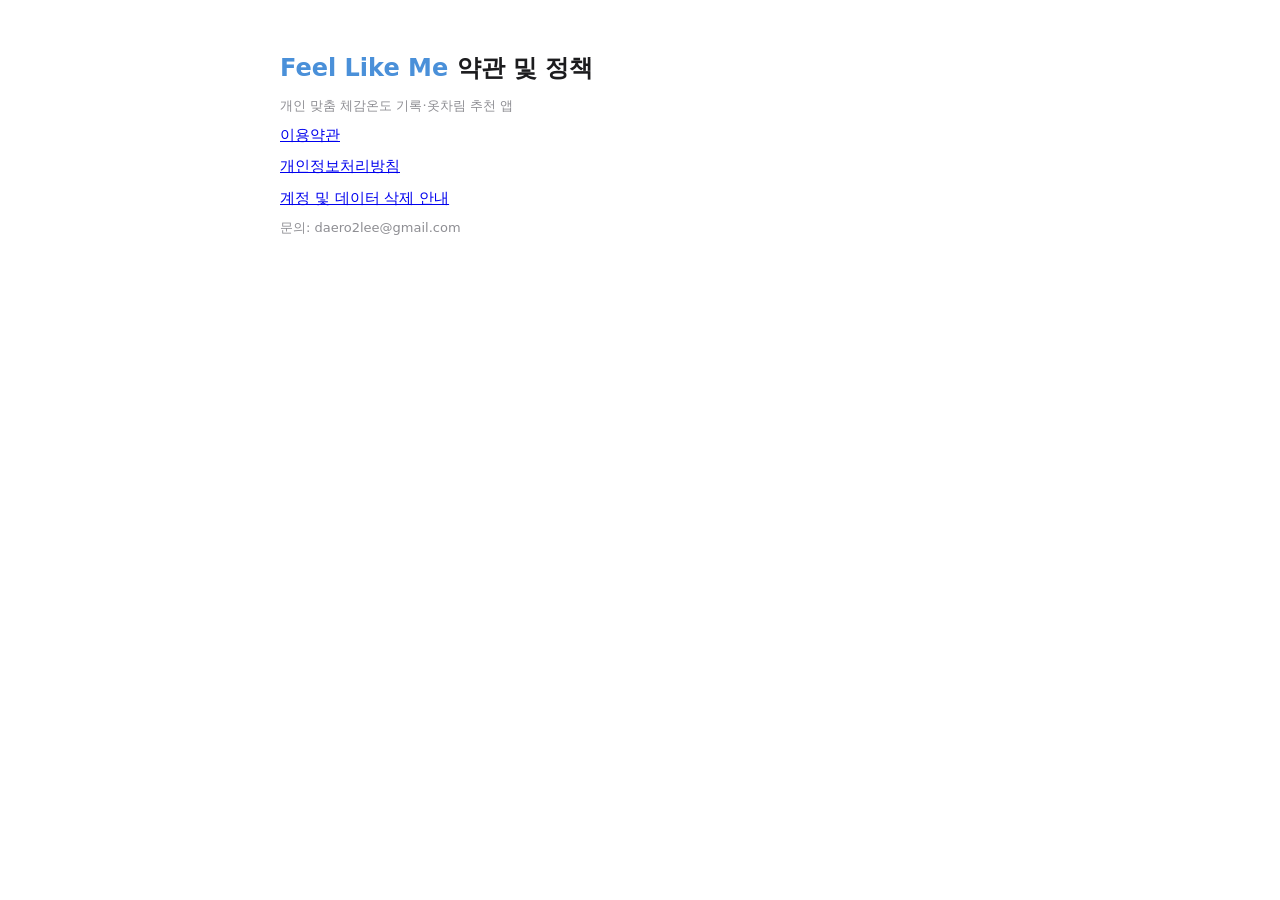
<file: index.html>
<!doctype html>
<html lang="ko">
<head>
<meta charset="utf-8"><meta name="viewport" content="width=device-width, initial-scale=1">
<title>Feel Like Me — 약관 및 정책</title>
<link rel="stylesheet" href="style.css">
</head>
<body>
<h1><span class="brand">Feel Like Me</span> 약관 및 정책</h1>
<p class="meta">개인 맞춤 체감온도 기록·옷차림 추천 앱</p>
<nav>
  <p><a href="terms.html">이용약관</a></p>
  <p><a href="privacy.html">개인정보처리방침</a></p>
  <p><a href="account-deletion.html">계정 및 데이터 삭제 안내</a></p>
</nav>
<p class="meta">문의: daero2lee@gmail.com</p>
</body>
</html>
</file>
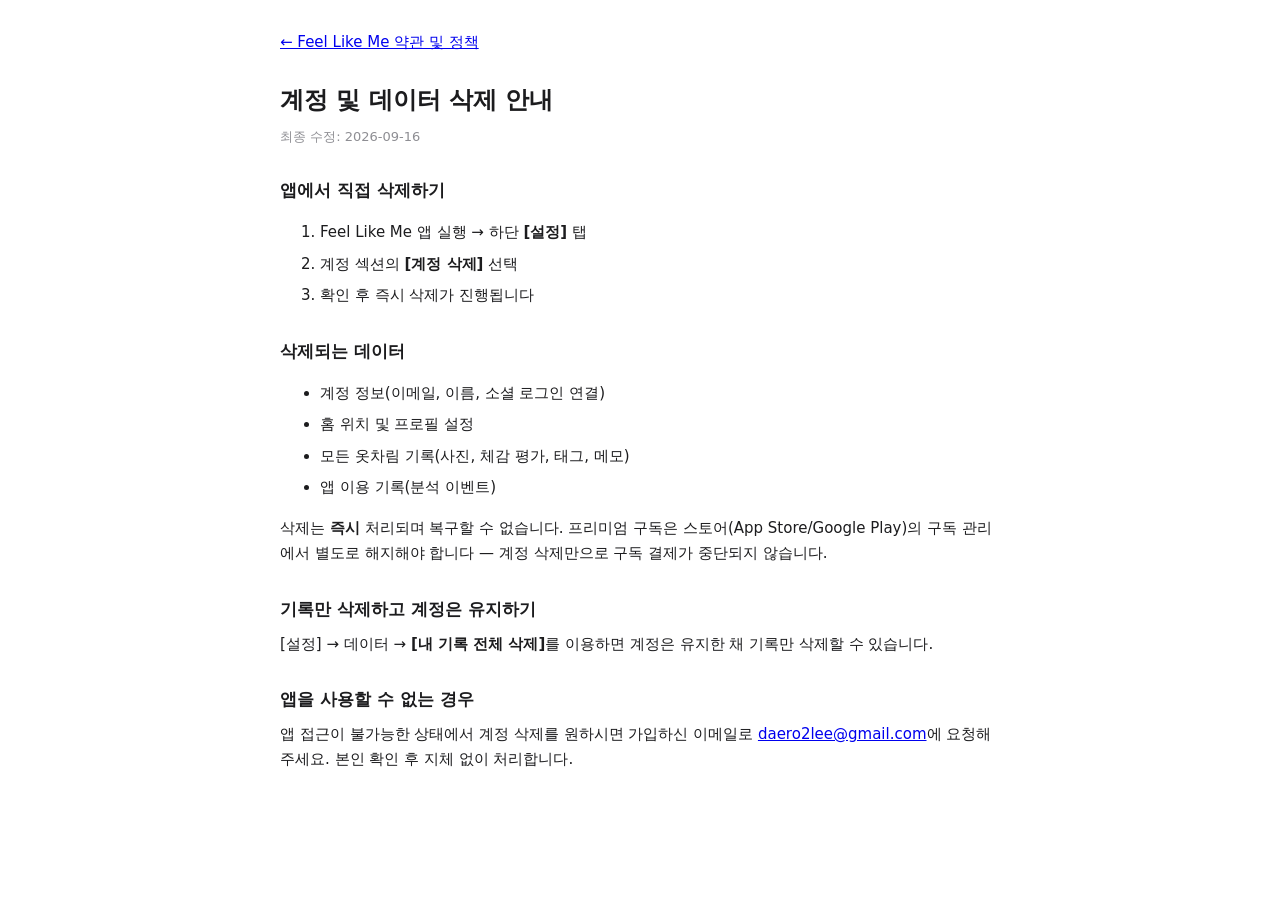
<file: account-deletion.html>
<!doctype html>
<html lang="ko">
<head>
<meta charset="utf-8"><meta name="viewport" content="width=device-width, initial-scale=1">
<title>Feel Like Me — 계정 및 데이터 삭제 안내</title>
<link rel="stylesheet" href="style.css">
</head>
<body>
<p><a href="index.html">← Feel Like Me 약관 및 정책</a></p>
<h1>계정 및 데이터 삭제 안내</h1>
<p class="meta">최종 수정: 2026-09-16</p>

<h2>앱에서 직접 삭제하기</h2>
<ol>
  <li>Feel Like Me 앱 실행 → 하단 <b>[설정]</b> 탭</li>
  <li>계정 섹션의 <b>[계정 삭제]</b> 선택</li>
  <li>확인 후 즉시 삭제가 진행됩니다</li>
</ol>

<h2>삭제되는 데이터</h2>
<ul>
  <li>계정 정보(이메일, 이름, 소셜 로그인 연결)</li>
  <li>홈 위치 및 프로필 설정</li>
  <li>모든 옷차림 기록(사진, 체감 평가, 태그, 메모)</li>
  <li>앱 이용 기록(분석 이벤트)</li>
</ul>
<p>삭제는 <b>즉시</b> 처리되며 복구할 수 없습니다. 프리미엄 구독은 스토어(App Store/Google Play)의 구독 관리에서 별도로 해지해야 합니다 — 계정 삭제만으로 구독 결제가 중단되지 않습니다.</p>

<h2>기록만 삭제하고 계정은 유지하기</h2>
<p>[설정] → 데이터 → <b>[내 기록 전체 삭제]</b>를 이용하면 계정은 유지한 채 기록만 삭제할 수 있습니다.</p>

<h2>앱을 사용할 수 없는 경우</h2>
<p>앱 접근이 불가능한 상태에서 계정 삭제를 원하시면 가입하신 이메일로 <a href="mailto:daero2lee@gmail.com">daero2lee@gmail.com</a>에 요청해 주세요. 본인 확인 후 지체 없이 처리합니다.</p>
</body>
</html>
</file>
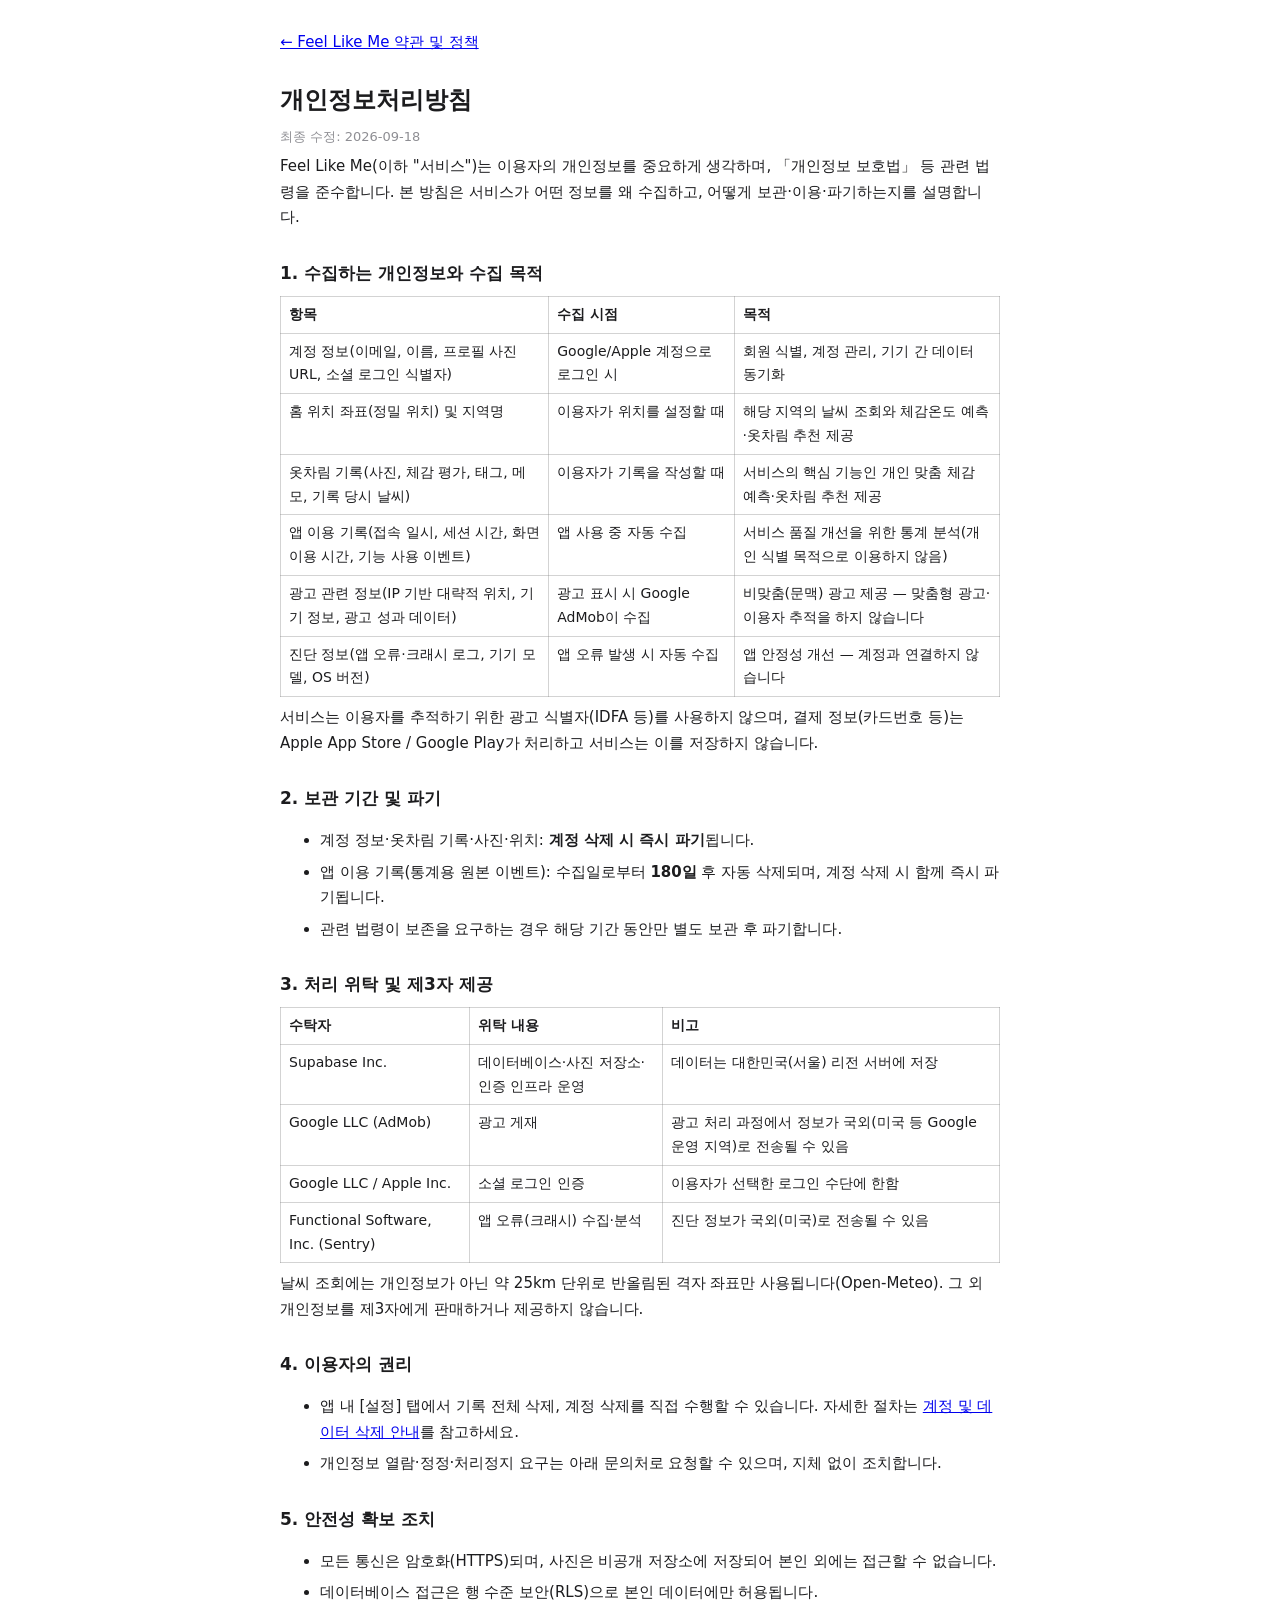
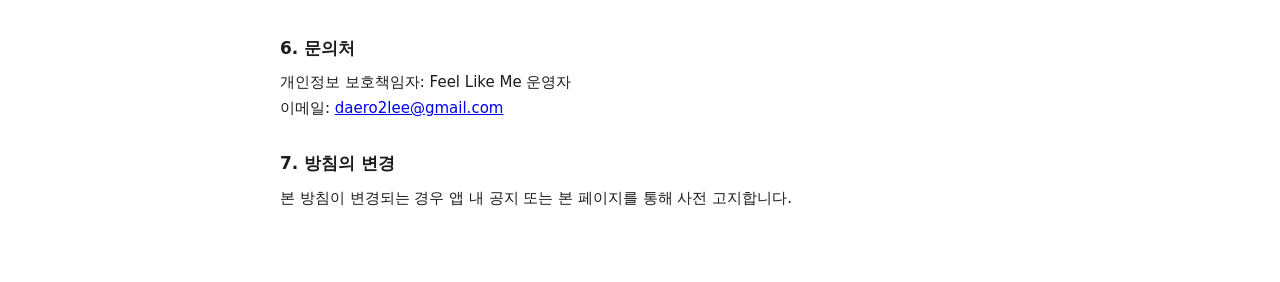
<file: privacy.html>
<!doctype html>
<html lang="ko">
<head>
<meta charset="utf-8"><meta name="viewport" content="width=device-width, initial-scale=1">
<title>Feel Like Me — 개인정보처리방침</title>
<link rel="stylesheet" href="style.css">
</head>
<body>
<p><a href="index.html">← Feel Like Me 약관 및 정책</a></p>
<h1>개인정보처리방침</h1>
<p class="meta">최종 수정: 2026-09-18</p>

<p>Feel Like Me(이하 "서비스")는 이용자의 개인정보를 중요하게 생각하며, 「개인정보 보호법」 등 관련 법령을 준수합니다. 본 방침은 서비스가 어떤 정보를 왜 수집하고, 어떻게 보관·이용·파기하는지를 설명합니다.</p>

<h2>1. 수집하는 개인정보와 수집 목적</h2>
<table>
  <tr><th>항목</th><th>수집 시점</th><th>목적</th></tr>
  <tr><td>계정 정보(이메일, 이름, 프로필 사진 URL, 소셜 로그인 식별자)</td><td>Google/Apple 계정으로 로그인 시</td><td>회원 식별, 계정 관리, 기기 간 데이터 동기화</td></tr>
  <tr><td>홈 위치 좌표(정밀 위치) 및 지역명</td><td>이용자가 위치를 설정할 때</td><td>해당 지역의 날씨 조회와 체감온도 예측·옷차림 추천 제공</td></tr>
  <tr><td>옷차림 기록(사진, 체감 평가, 태그, 메모, 기록 당시 날씨)</td><td>이용자가 기록을 작성할 때</td><td>서비스의 핵심 기능인 개인 맞춤 체감 예측·옷차림 추천 제공</td></tr>
  <tr><td>앱 이용 기록(접속 일시, 세션 시간, 화면 이용 시간, 기능 사용 이벤트)</td><td>앱 사용 중 자동 수집</td><td>서비스 품질 개선을 위한 통계 분석(개인 식별 목적으로 이용하지 않음)</td></tr>
  <tr><td>광고 관련 정보(IP 기반 대략적 위치, 기기 정보, 광고 성과 데이터)</td><td>광고 표시 시 Google AdMob이 수집</td><td>비맞춤(문맥) 광고 제공 — 맞춤형 광고·이용자 추적을 하지 않습니다</td></tr>
  <tr><td>진단 정보(앱 오류·크래시 로그, 기기 모델, OS 버전)</td><td>앱 오류 발생 시 자동 수집</td><td>앱 안정성 개선 — 계정과 연결하지 않습니다</td></tr>
</table>
<p>서비스는 이용자를 추적하기 위한 광고 식별자(IDFA 등)를 사용하지 않으며, 결제 정보(카드번호 등)는 Apple App Store / Google Play가 처리하고 서비스는 이를 저장하지 않습니다.</p>

<h2>2. 보관 기간 및 파기</h2>
<ul>
  <li>계정 정보·옷차림 기록·사진·위치: <b>계정 삭제 시 즉시 파기</b>됩니다.</li>
  <li>앱 이용 기록(통계용 원본 이벤트): 수집일로부터 <b>180일</b> 후 자동 삭제되며, 계정 삭제 시 함께 즉시 파기됩니다.</li>
  <li>관련 법령이 보존을 요구하는 경우 해당 기간 동안만 별도 보관 후 파기합니다.</li>
</ul>

<h2>3. 처리 위탁 및 제3자 제공</h2>
<table>
  <tr><th>수탁자</th><th>위탁 내용</th><th>비고</th></tr>
  <tr><td>Supabase Inc.</td><td>데이터베이스·사진 저장소·인증 인프라 운영</td><td>데이터는 대한민국(서울) 리전 서버에 저장</td></tr>
  <tr><td>Google LLC (AdMob)</td><td>광고 게재</td><td>광고 처리 과정에서 정보가 국외(미국 등 Google 운영 지역)로 전송될 수 있음</td></tr>
  <tr><td>Google LLC / Apple Inc.</td><td>소셜 로그인 인증</td><td>이용자가 선택한 로그인 수단에 한함</td></tr>
  <tr><td>Functional Software, Inc. (Sentry)</td><td>앱 오류(크래시) 수집·분석</td><td>진단 정보가 국외(미국)로 전송될 수 있음</td></tr>
</table>
<p>날씨 조회에는 개인정보가 아닌 약 25km 단위로 반올림된 격자 좌표만 사용됩니다(Open-Meteo). 그 외 개인정보를 제3자에게 판매하거나 제공하지 않습니다.</p>

<h2>4. 이용자의 권리</h2>
<ul>
  <li>앱 내 [설정] 탭에서 기록 전체 삭제, 계정 삭제를 직접 수행할 수 있습니다. 자세한 절차는 <a href="account-deletion.html">계정 및 데이터 삭제 안내</a>를 참고하세요.</li>
  <li>개인정보 열람·정정·처리정지 요구는 아래 문의처로 요청할 수 있으며, 지체 없이 조치합니다.</li>
</ul>

<h2>5. 안전성 확보 조치</h2>
<ul>
  <li>모든 통신은 암호화(HTTPS)되며, 사진은 비공개 저장소에 저장되어 본인 외에는 접근할 수 없습니다.</li>
  <li>데이터베이스 접근은 행 수준 보안(RLS)으로 본인 데이터에만 허용됩니다.</li>
</ul>

<h2>6. 문의처</h2>
<p>개인정보 보호책임자: Feel Like Me 운영자<br>
이메일: <a href="mailto:daero2lee@gmail.com">daero2lee@gmail.com</a></p>

<h2>7. 방침의 변경</h2>
<p>본 방침이 변경되는 경우 앱 내 공지 또는 본 페이지를 통해 사전 고지합니다.</p>
</body>
</html>
</file>
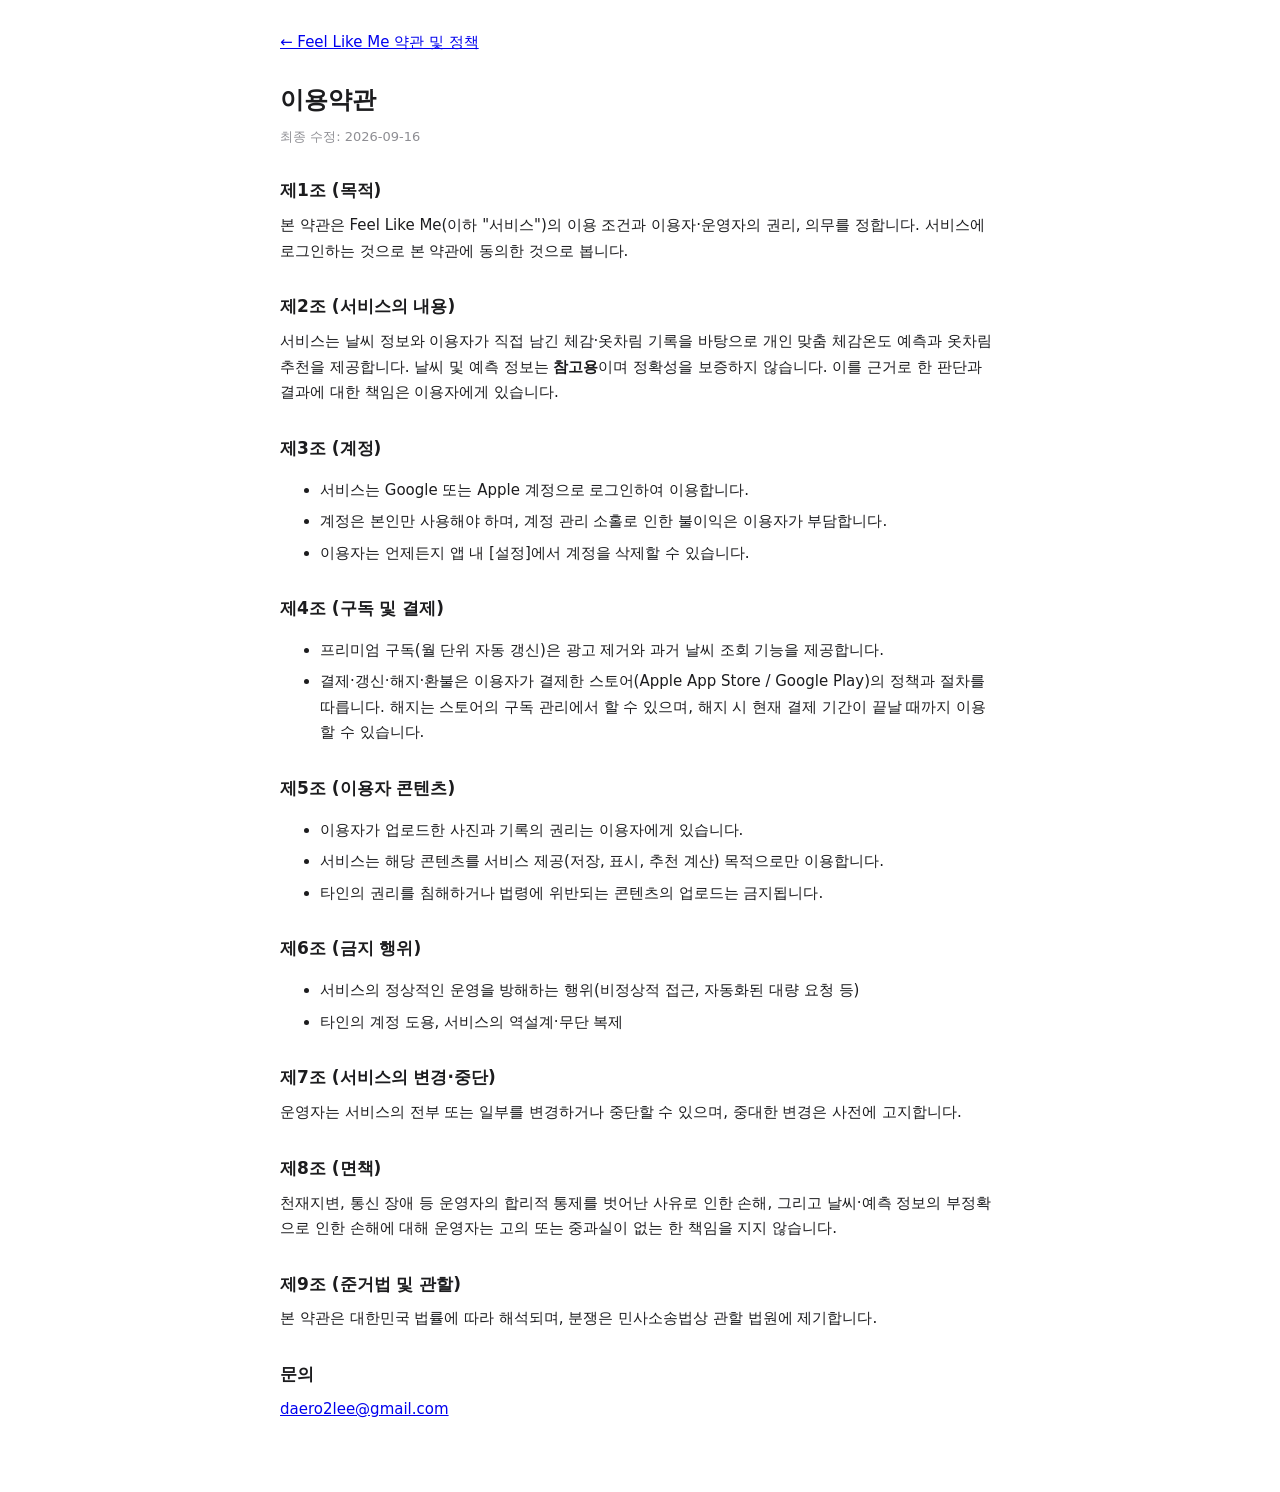
<file: terms.html>
<!doctype html>
<html lang="ko">
<head>
<meta charset="utf-8"><meta name="viewport" content="width=device-width, initial-scale=1">
<title>Feel Like Me — 이용약관</title>
<link rel="stylesheet" href="style.css">
</head>
<body>
<p><a href="index.html">← Feel Like Me 약관 및 정책</a></p>
<h1>이용약관</h1>
<p class="meta">최종 수정: 2026-09-16</p>

<h2>제1조 (목적)</h2>
<p>본 약관은 Feel Like Me(이하 "서비스")의 이용 조건과 이용자·운영자의 권리, 의무를 정합니다. 서비스에 로그인하는 것으로 본 약관에 동의한 것으로 봅니다.</p>

<h2>제2조 (서비스의 내용)</h2>
<p>서비스는 날씨 정보와 이용자가 직접 남긴 체감·옷차림 기록을 바탕으로 개인 맞춤 체감온도 예측과 옷차림 추천을 제공합니다. 날씨 및 예측 정보는 <b>참고용</b>이며 정확성을 보증하지 않습니다. 이를 근거로 한 판단과 결과에 대한 책임은 이용자에게 있습니다.</p>

<h2>제3조 (계정)</h2>
<ul>
  <li>서비스는 Google 또는 Apple 계정으로 로그인하여 이용합니다.</li>
  <li>계정은 본인만 사용해야 하며, 계정 관리 소홀로 인한 불이익은 이용자가 부담합니다.</li>
  <li>이용자는 언제든지 앱 내 [설정]에서 계정을 삭제할 수 있습니다.</li>
</ul>

<h2>제4조 (구독 및 결제)</h2>
<ul>
  <li>프리미엄 구독(월 단위 자동 갱신)은 광고 제거와 과거 날씨 조회 기능을 제공합니다.</li>
  <li>결제·갱신·해지·환불은 이용자가 결제한 스토어(Apple App Store / Google Play)의 정책과 절차를 따릅니다. 해지는 스토어의 구독 관리에서 할 수 있으며, 해지 시 현재 결제 기간이 끝날 때까지 이용할 수 있습니다.</li>
</ul>

<h2>제5조 (이용자 콘텐츠)</h2>
<ul>
  <li>이용자가 업로드한 사진과 기록의 권리는 이용자에게 있습니다.</li>
  <li>서비스는 해당 콘텐츠를 서비스 제공(저장, 표시, 추천 계산) 목적으로만 이용합니다.</li>
  <li>타인의 권리를 침해하거나 법령에 위반되는 콘텐츠의 업로드는 금지됩니다.</li>
</ul>

<h2>제6조 (금지 행위)</h2>
<ul>
  <li>서비스의 정상적인 운영을 방해하는 행위(비정상적 접근, 자동화된 대량 요청 등)</li>
  <li>타인의 계정 도용, 서비스의 역설계·무단 복제</li>
</ul>

<h2>제7조 (서비스의 변경·중단)</h2>
<p>운영자는 서비스의 전부 또는 일부를 변경하거나 중단할 수 있으며, 중대한 변경은 사전에 고지합니다.</p>

<h2>제8조 (면책)</h2>
<p>천재지변, 통신 장애 등 운영자의 합리적 통제를 벗어난 사유로 인한 손해, 그리고 날씨·예측 정보의 부정확으로 인한 손해에 대해 운영자는 고의 또는 중과실이 없는 한 책임을 지지 않습니다.</p>

<h2>제9조 (준거법 및 관할)</h2>
<p>본 약관은 대한민국 법률에 따라 해석되며, 분쟁은 민사소송법상 관할 법원에 제기합니다.</p>

<h2>문의</h2>
<p><a href="mailto:daero2lee@gmail.com">daero2lee@gmail.com</a></p>
</body>
</html>
</file>
<file: style.css>
:root { color-scheme: light dark; }
body { max-width: 720px; margin: 0 auto; padding: 24px 20px 64px;
       font: 15px/1.7 -apple-system, system-ui, "Apple SD Gothic Neo", sans-serif;
       color: #1c1c1e; background: #fff; }
@media (prefers-color-scheme: dark) { body { color: #e5e5ea; background: #151a26; } a { color: #8ab4ff; } }
h1 { font-size: 24px; margin: 24px 0 4px; }
h2 { font-size: 17px; margin: 28px 0 8px; }
p, li { margin: 6px 0; }
table { border-collapse: collapse; width: 100%; font-size: 14px; margin: 8px 0; }
th, td { border: 1px solid rgba(128,128,128,.35); padding: 6px 8px; text-align: left; vertical-align: top; }
.meta { color: #8e8e93; font-size: 13px; }
.brand { color: #4a90d9; font-weight: 700; }
nav a { margin-right: 12px; }
</file>
